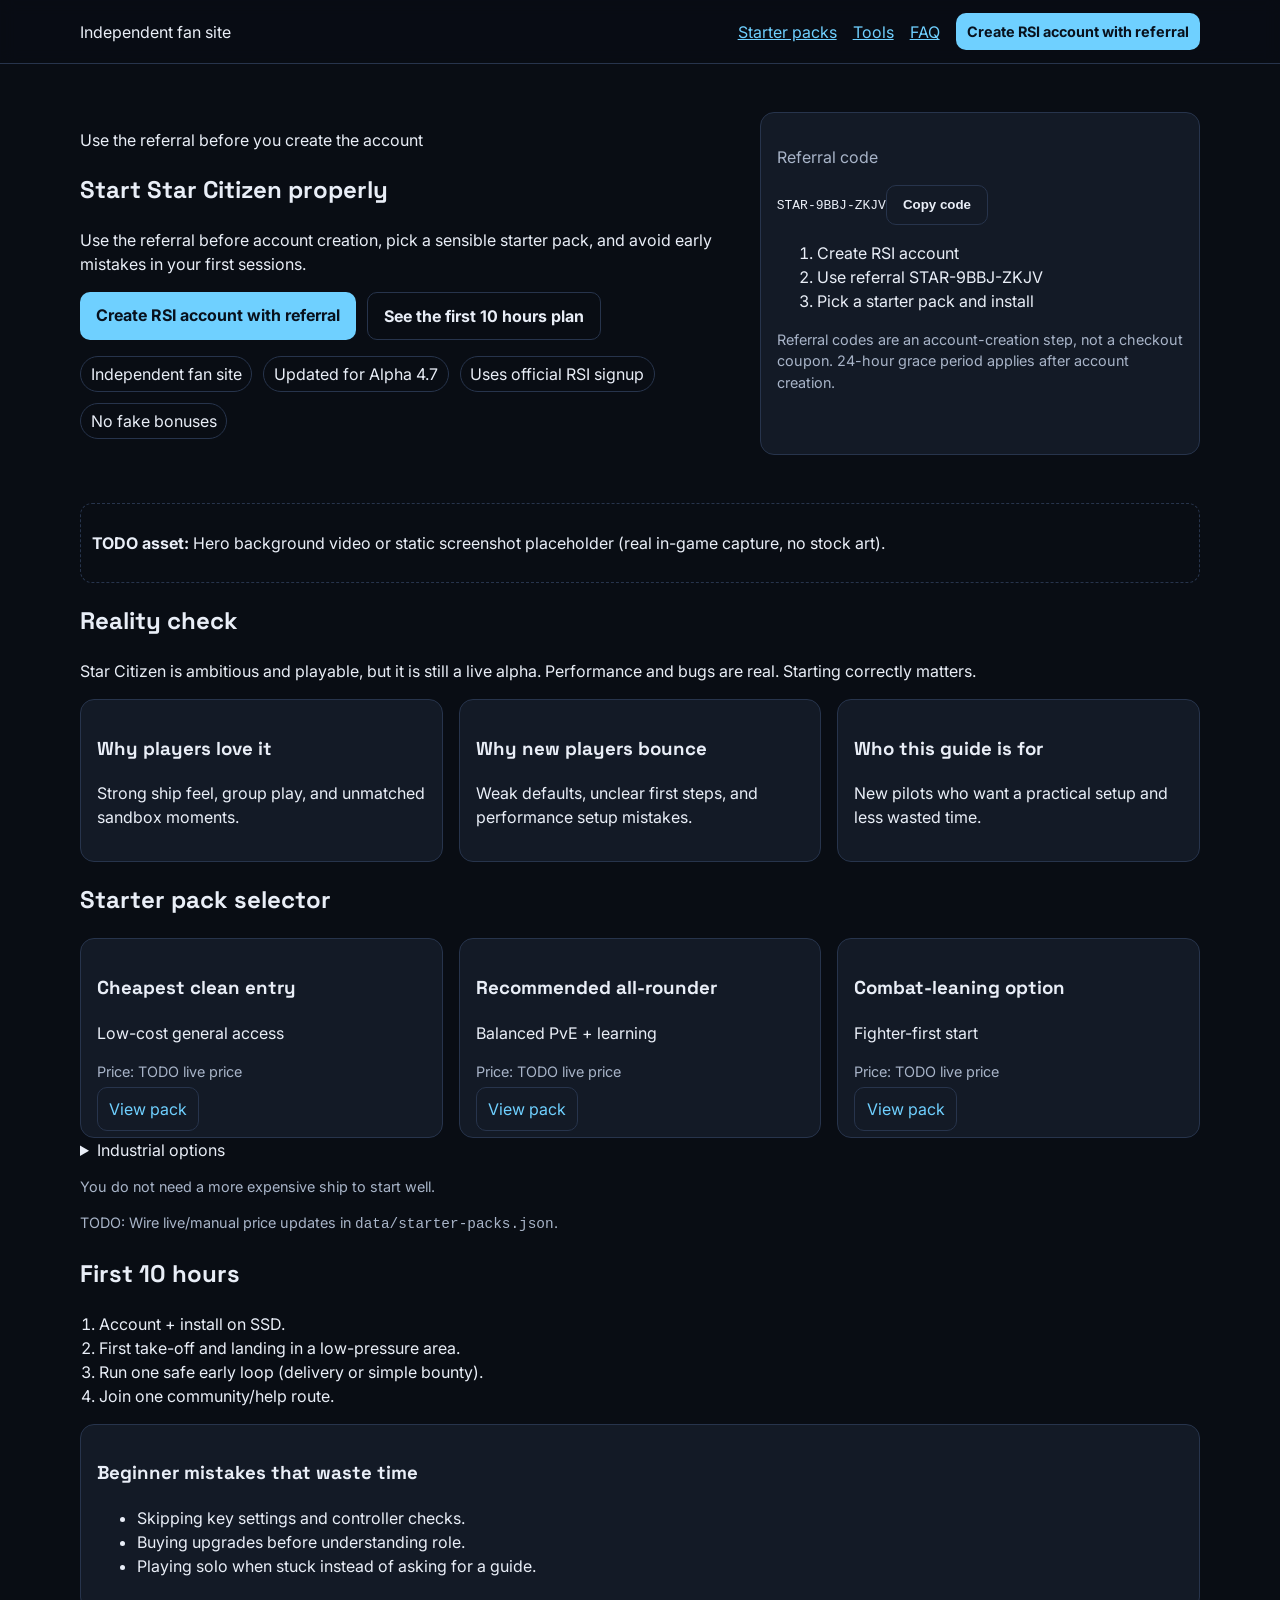
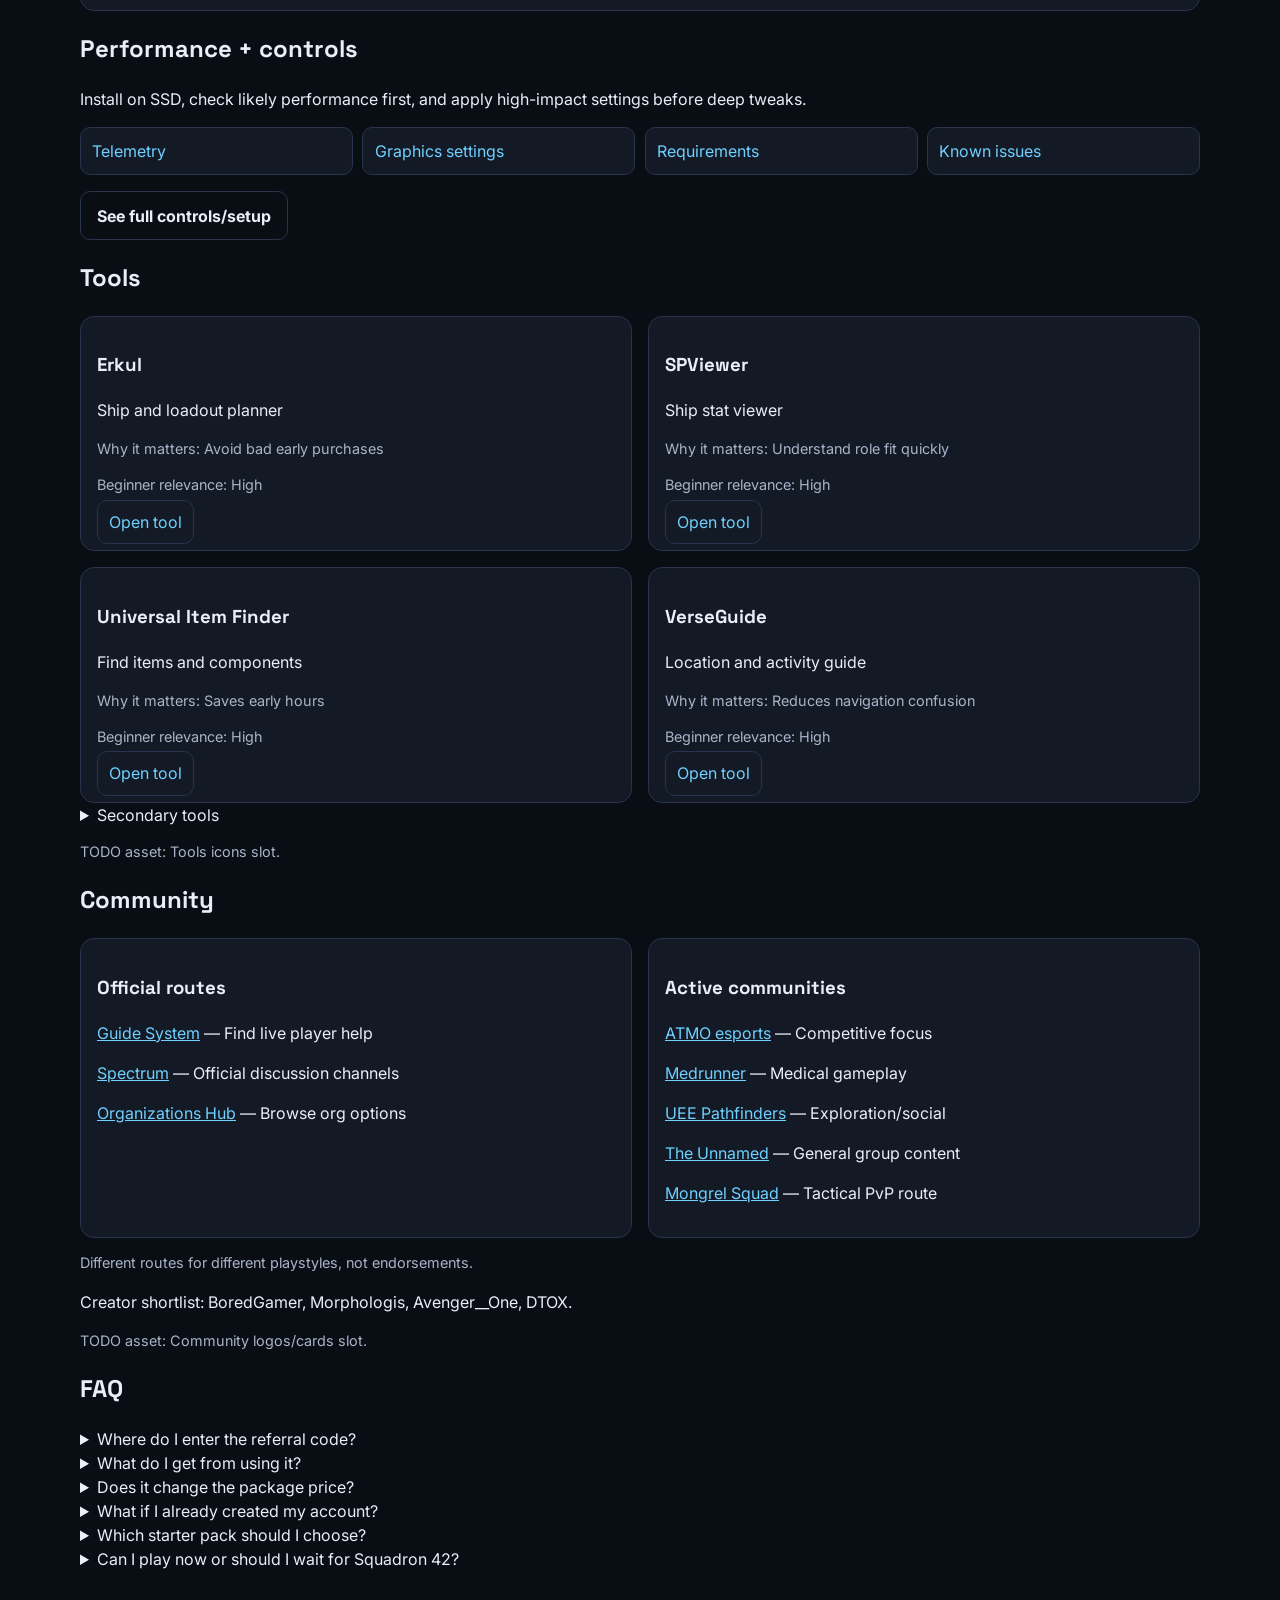
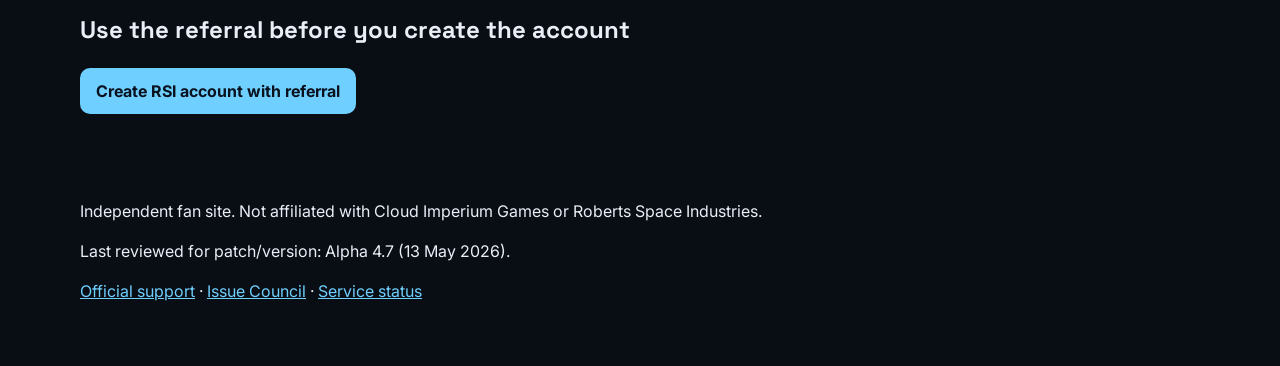
<file: index.html>
<!doctype html>
<html lang="en-GB">
<head>
  <meta charset="UTF-8" />
  <meta name="viewport" content="width=device-width, initial-scale=1" />
  <title>Start Star Citizen properly | Referral + New Player Quick Start</title>
  <meta name="description" content="Practical Star Citizen beginner quick start: use referral code STAR-9BBJ-ZKJV before account creation, choose sensible starter packs, improve performance, and avoid common early mistakes." />
  <meta name="keywords" content="Star Citizen referral code, STAR-9BBJ-ZKJV, Star Citizen beginner quick start, starter packs, Star Citizen performance" />
  <meta property="og:type" content="website" />
  <meta property="og:title" content="Start Star Citizen properly" />
  <meta property="og:description" content="Use the referral before account creation, pick a sensible starter pack, and avoid common early mistakes." />
  <meta property="og:url" content="https://example.com/" />
  <meta property="og:image" content="assets/placeholders/og-cover.jpg" />
  <meta name="twitter:card" content="summary_large_image" />
  <meta name="twitter:title" content="Start Star Citizen properly" />
  <meta name="twitter:description" content="Practical referral, starter pack, and first 10 hours guidance for new pilots." />
  <link rel="preconnect" href="https://fonts.googleapis.com" />
  <link rel="preconnect" href="https://fonts.gstatic.com" crossorigin />
  <link href="https://fonts.googleapis.com/css2?family=Inter:wght@400;500;600;700&family=Space+Grotesk:wght@600;700&display=swap" rel="stylesheet" />
  <link rel="stylesheet" href="styles.css" />
</head>
<body>
<a class="skip-link" href="#main">Skip to content</a>
<header class="header"><nav class="container nav"><a class="brand" href="/">Independent fan site</a><div class="nav-links"><a href="#starter-packs">Starter packs</a><a href="#tools">Tools</a><a href="#faq">FAQ</a><a class="btn btn-sm sticky-cta" data-event="hero_cta" href="https://robertsspaceindustries.com/enlist?referral=STAR-9BBJ-ZKJV" target="_blank" rel="noopener">Create RSI account with referral</a></div></nav></header>
<main id="main">
<section class="hero container" aria-label="Hero"><div><p class="kicker">Use the referral before you create the account</p><h1>Start Star Citizen properly</h1><p>Use the referral before account creation, pick a sensible starter pack, and avoid early mistakes in your first sessions.</p><div class="cta-row"><a class="btn" data-event="hero_cta" href="https://robertsspaceindustries.com/enlist?referral=STAR-9BBJ-ZKJV" target="_blank" rel="noopener">Create RSI account with referral</a><a class="btn btn-ghost" href="#first-10-hours">See the first 10 hours plan</a></div><ul class="trust-strip"><li>Independent fan site</li><li>Updated for Alpha 4.7</li><li>Uses official RSI signup</li><li>No fake bonuses</li></ul></div><aside class="card"><p class="muted">Referral code</p><code id="referralCode">STAR-9BBJ-ZKJV</code><button class="btn btn-ghost" id="copyReferral" data-event="referral_copied">Copy code</button><ol><li>Create RSI account</li><li>Use referral STAR-9BBJ-ZKJV</li><li>Pick a starter pack and install</li></ol><p class="small">Referral codes are an account-creation step, not a checkout coupon. 24-hour grace period applies after account creation.</p></aside></section>
<section class="placeholder container"><p><strong>TODO asset:</strong> Hero background video or static screenshot placeholder (real in-game capture, no stock art).</p></section>
<section class="container"><h2>Reality check</h2><p>Star Citizen is ambitious and playable, but it is still a live alpha. Performance and bugs are real. Starting correctly matters.</p><div class="grid3"><article class="card"><h3>Why players love it</h3><p>Strong ship feel, group play, and unmatched sandbox moments.</p></article><article class="card"><h3>Why new players bounce</h3><p>Weak defaults, unclear first steps, and performance setup mistakes.</p></article><article class="card"><h3>Who this guide is for</h3><p>New pilots who want a practical setup and less wasted time.</p></article></div></section>
<section class="container" id="starter-packs"><h2>Starter pack selector</h2><div id="starterCards" class="grid3"></div><details><summary>Industrial options</summary><div id="industrialCards" class="grid3"></div></details><p class="small">You do not need a more expensive ship to start well.</p><p class="small">TODO: Wire live/manual price updates in <code>data/starter-packs.json</code>.</p></section>
<section class="container" id="first-10-hours"><h2>First 10 hours</h2><ol class="steps"><li>Account + install on SSD.</li><li>First take-off and landing in a low-pressure area.</li><li>Run one safe early loop (delivery or simple bounty).</li><li>Join one community/help route.</li></ol><div class="card"><h3>Beginner mistakes that waste time</h3><ul><li>Skipping key settings and controller checks.</li><li>Buying upgrades before understanding role.</li><li>Playing solo when stuck instead of asking for a guide.</li></ul></div></section>
<section class="container"><h2>Performance + controls</h2><p>Install on SSD, check likely performance first, and apply high-impact settings before deep tweaks.</p><div class="link-grid"><a href="/performance">Telemetry</a><a href="/performance">Graphics settings</a><a href="/performance">Requirements</a><a href="/performance">Known issues</a></div><p><a class="btn btn-ghost" href="/performance">See full controls/setup</a></p></section>
<section class="container" id="tools"><h2>Tools</h2><div id="primaryTools" class="grid2"></div><details><summary>Secondary tools</summary><div id="secondaryTools" class="grid2"></div></details><p class="small">TODO asset: Tools icons slot.</p></section>
<section class="container" id="community"><h2>Community</h2><div id="communityGroups" class="grid2"></div><p class="small">Different routes for different playstyles, not endorsements.</p><p>Creator shortlist: BoredGamer, Morphologis, Avenger__One, DTOX.</p><p class="small">TODO asset: Community logos/cards slot.</p></section>
<section class="container" id="faq"><h2>FAQ</h2><div id="faqList"></div></section>
<section class="container final"><h2>Use the referral before you create the account</h2><p><a class="btn" data-event="final_cta" href="https://robertsspaceindustries.com/enlist?referral=STAR-9BBJ-ZKJV" target="_blank" rel="noopener">Create RSI account with referral</a></p></section>
</main>
<footer class="container footer"><p>Independent fan site. Not affiliated with Cloud Imperium Games or Roberts Space Industries.</p><p>Last reviewed for patch/version: Alpha 4.7 (13 May 2026).</p><p><a href="https://support.robertsspaceindustries.com/" target="_blank" rel="noopener">Official support</a> · <a href="https://issue-council.robertsspaceindustries.com/" target="_blank" rel="noopener">Issue Council</a> · <a href="https://status.robertsspaceindustries.com/" target="_blank" rel="noopener">Service status</a></p></footer>
<div id="toast" role="status" aria-live="polite"></div>
<script type="application/ld+json" id="faqSchema"></script>
<script src="app.js" defer></script>
</body></html>
</file>
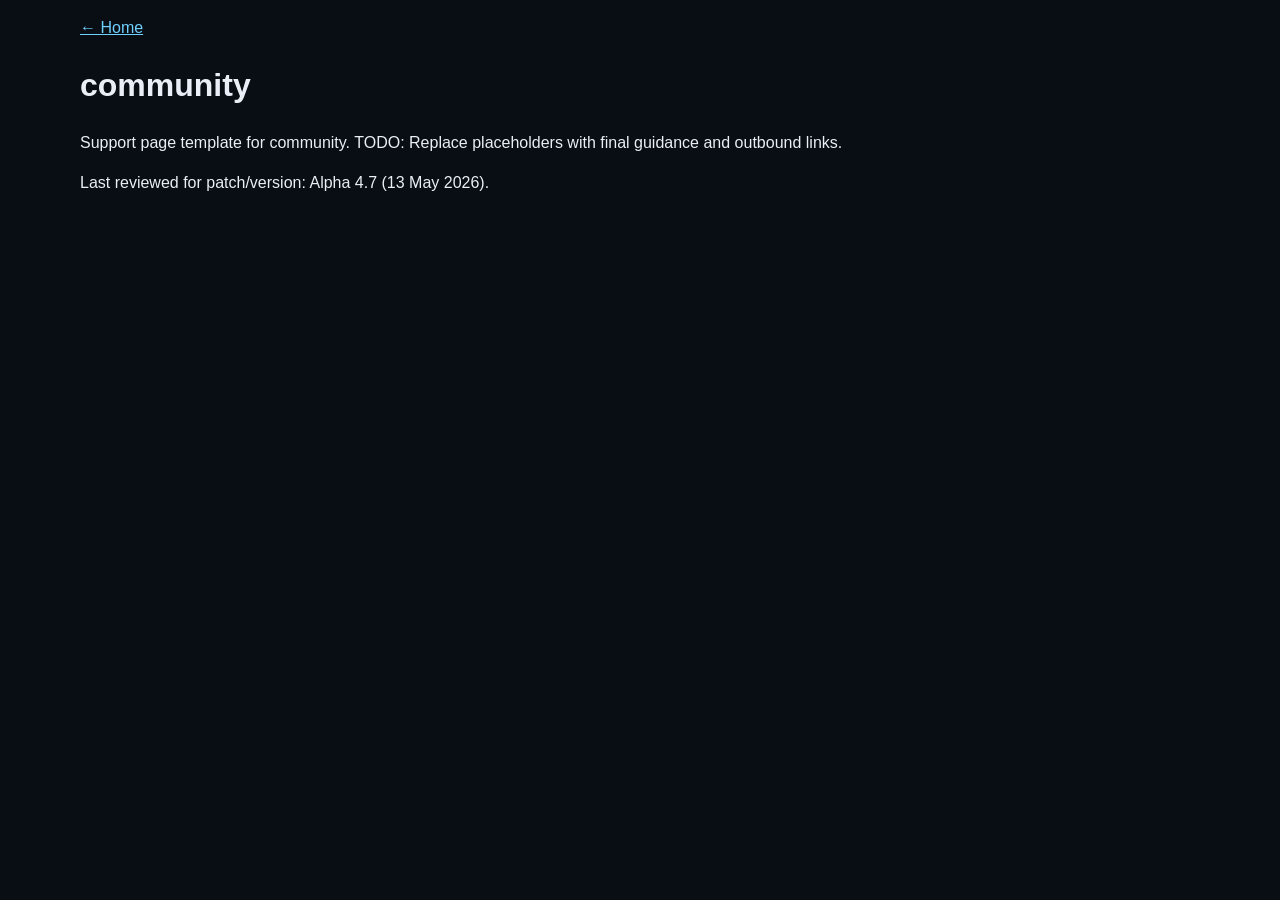
<file: community/index.html>
<!doctype html><html lang='en-GB'><head><meta charset='UTF-8'><meta name='viewport' content='width=device-width, initial-scale=1'><title>community | Start Star Citizen properly</title><link rel='stylesheet' href='/styles.css'></head><body><main class='container'><p><a href='/'>← Home</a></p><h1>community</h1><p>Support page template for community. TODO: Replace placeholders with final guidance and outbound links.</p><p>Last reviewed for patch/version: Alpha 4.7 (13 May 2026).</p></main></body></html>
</file>
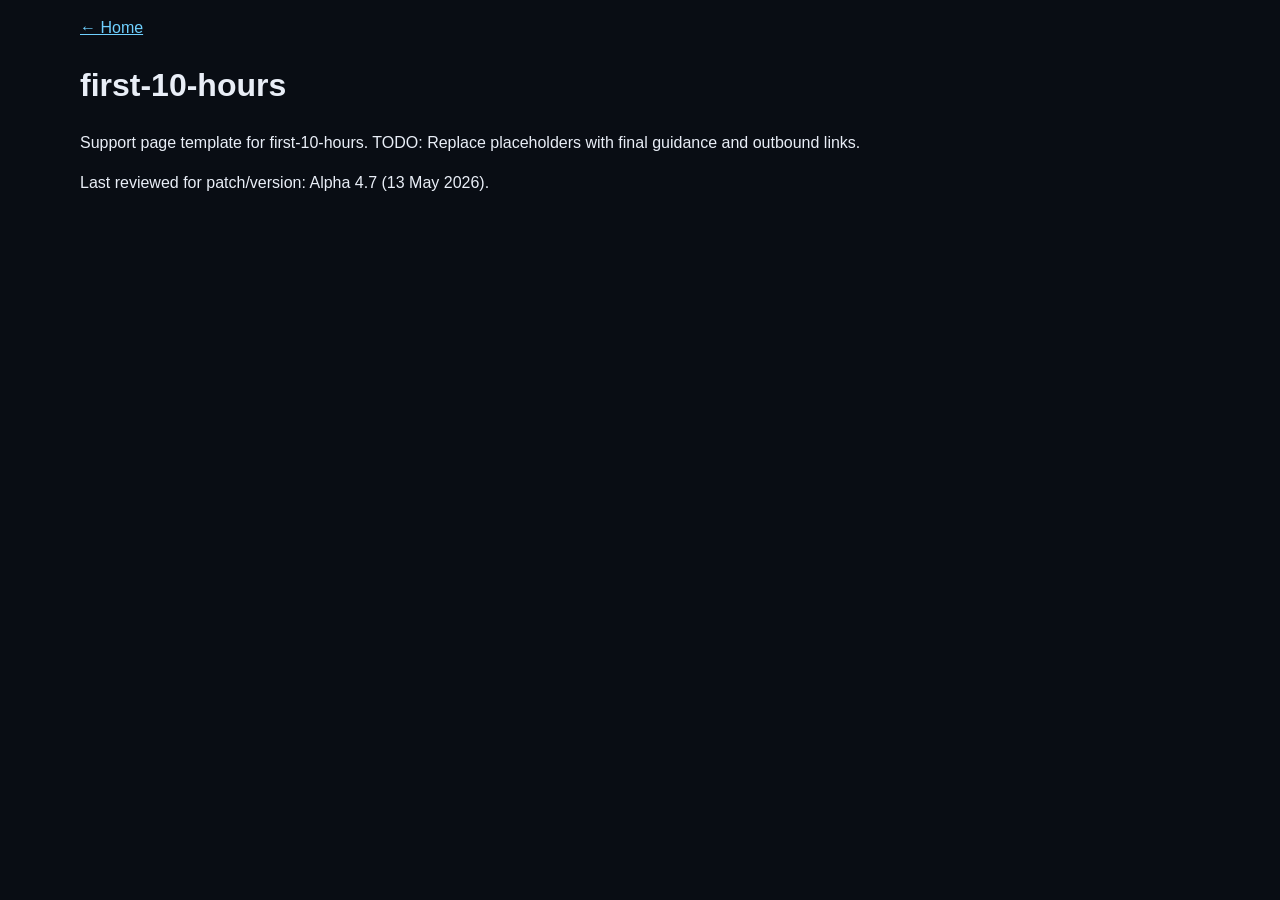
<file: first-10-hours/index.html>
<!doctype html><html lang='en-GB'><head><meta charset='UTF-8'><meta name='viewport' content='width=device-width, initial-scale=1'><title>first-10-hours | Start Star Citizen properly</title><link rel='stylesheet' href='/styles.css'></head><body><main class='container'><p><a href='/'>← Home</a></p><h1>first-10-hours</h1><p>Support page template for first-10-hours. TODO: Replace placeholders with final guidance and outbound links.</p><p>Last reviewed for patch/version: Alpha 4.7 (13 May 2026).</p></main></body></html>
</file>
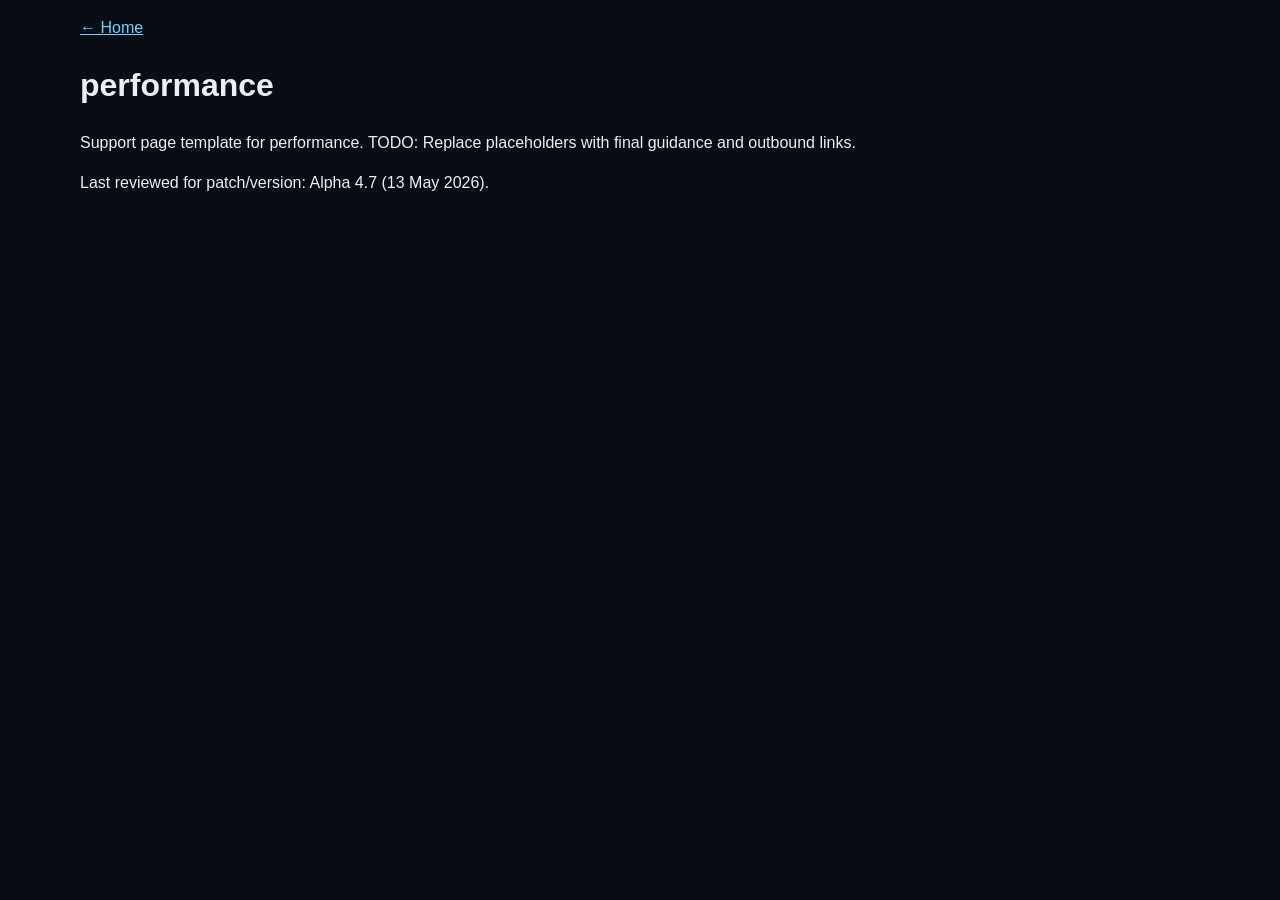
<file: performance/index.html>
<!doctype html><html lang='en-GB'><head><meta charset='UTF-8'><meta name='viewport' content='width=device-width, initial-scale=1'><title>performance | Start Star Citizen properly</title><link rel='stylesheet' href='/styles.css'></head><body><main class='container'><p><a href='/'>← Home</a></p><h1>performance</h1><p>Support page template for performance. TODO: Replace placeholders with final guidance and outbound links.</p><p>Last reviewed for patch/version: Alpha 4.7 (13 May 2026).</p></main></body></html>
</file>
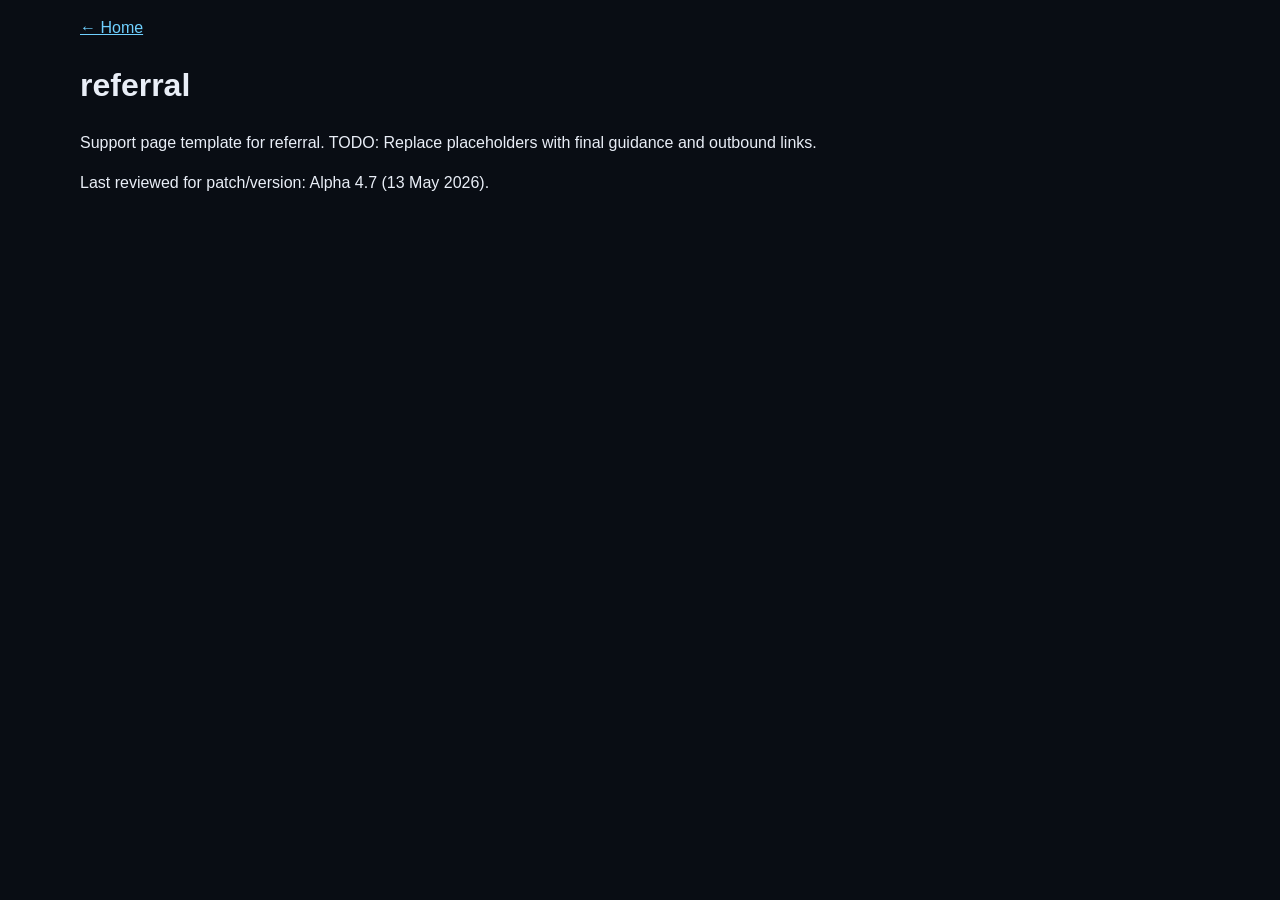
<file: referral/index.html>
<!doctype html><html lang='en-GB'><head><meta charset='UTF-8'><meta name='viewport' content='width=device-width, initial-scale=1'><title>referral | Start Star Citizen properly</title><link rel='stylesheet' href='/styles.css'></head><body><main class='container'><p><a href='/'>← Home</a></p><h1>referral</h1><p>Support page template for referral. TODO: Replace placeholders with final guidance and outbound links.</p><p>Last reviewed for patch/version: Alpha 4.7 (13 May 2026).</p></main></body></html>
</file>
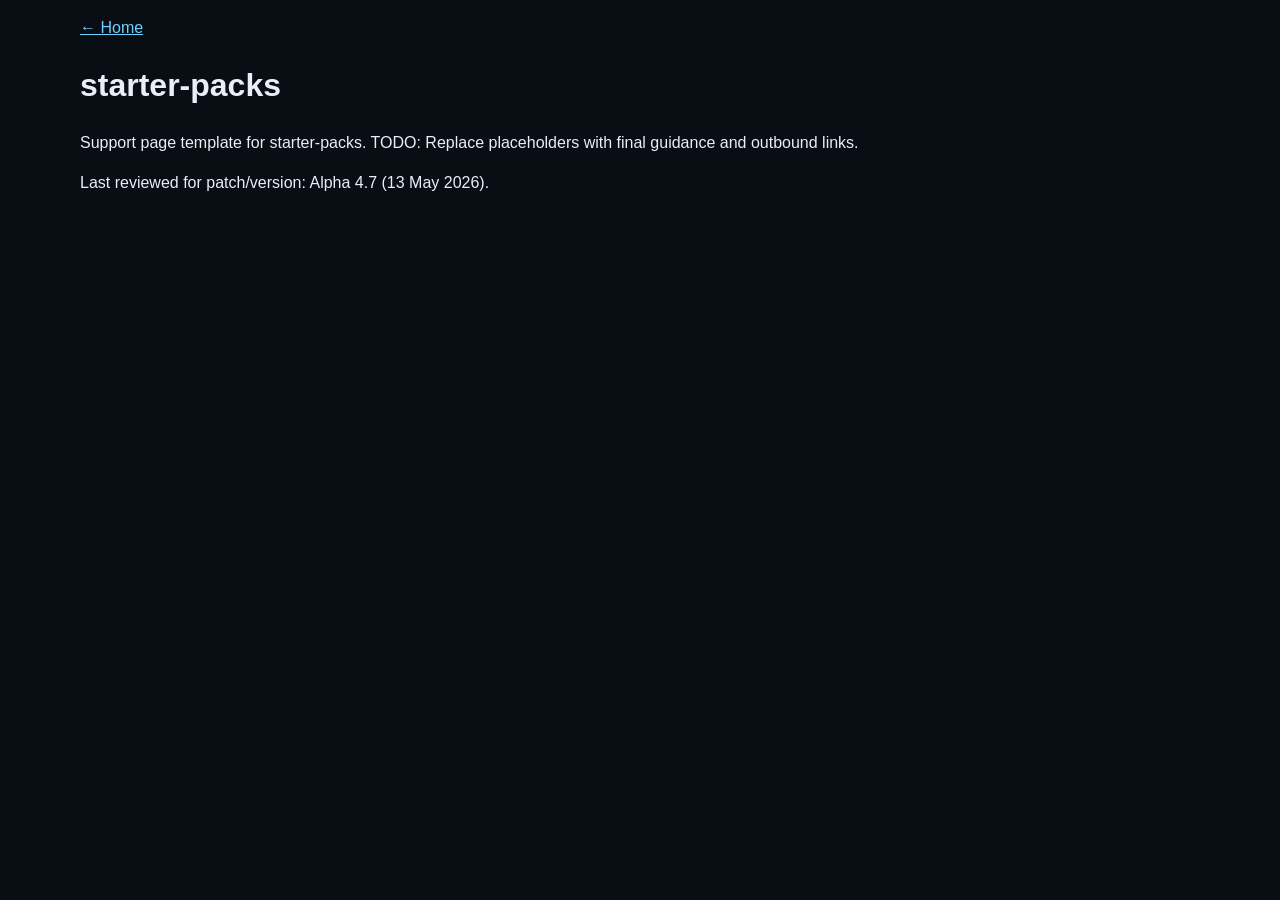
<file: starter-packs/index.html>
<!doctype html><html lang='en-GB'><head><meta charset='UTF-8'><meta name='viewport' content='width=device-width, initial-scale=1'><title>starter-packs | Start Star Citizen properly</title><link rel='stylesheet' href='/styles.css'></head><body><main class='container'><p><a href='/'>← Home</a></p><h1>starter-packs</h1><p>Support page template for starter-packs. TODO: Replace placeholders with final guidance and outbound links.</p><p>Last reviewed for patch/version: Alpha 4.7 (13 May 2026).</p></main></body></html>
</file>
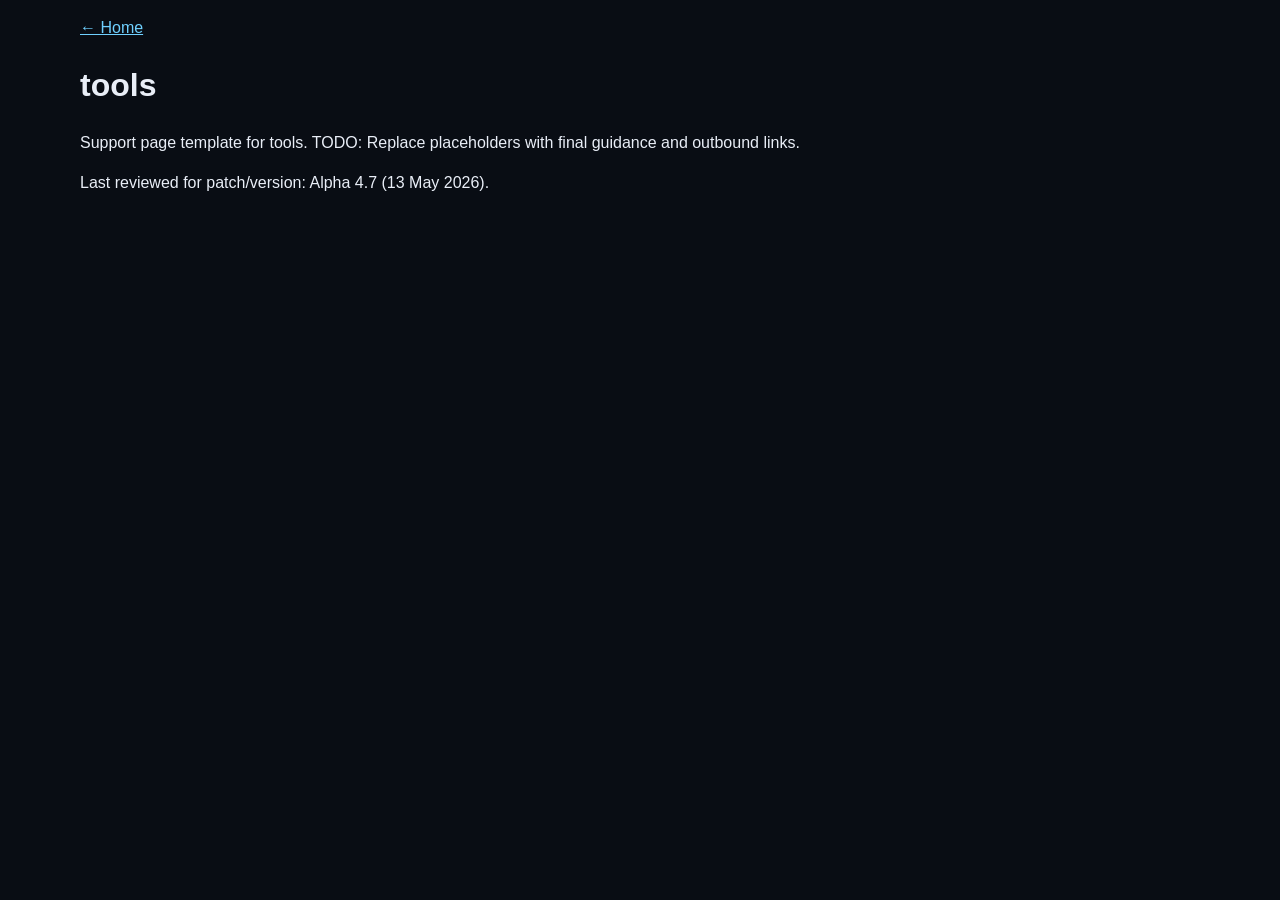
<file: tools/index.html>
<!doctype html><html lang='en-GB'><head><meta charset='UTF-8'><meta name='viewport' content='width=device-width, initial-scale=1'><title>tools | Start Star Citizen properly</title><link rel='stylesheet' href='/styles.css'></head><body><main class='container'><p><a href='/'>← Home</a></p><h1>tools</h1><p>Support page template for tools. TODO: Replace placeholders with final guidance and outbound links.</p><p>Last reviewed for patch/version: Alpha 4.7 (13 May 2026).</p></main></body></html>
</file>
<file: styles.css>
:root{--bg:#090d14;--panel:#131a26;--text:#e9eef7;--muted:#a8b4c8;--line:#27344c;--accent:#6fd0ff}*{box-sizing:border-box}html{scroll-behavior:smooth}body{margin:0;font-family:Inter,sans-serif;line-height:1.5;background:var(--bg);color:var(--text)}h1,h2,h3{font-family:"Space Grotesk",sans-serif}a{color:var(--accent)}.container{width:min(1120px,92%);margin:auto}.header{position:sticky;top:0;background:rgba(9,13,20,.9);backdrop-filter:blur(8px);border-bottom:1px solid var(--line)}.nav{display:flex;justify-content:space-between;align-items:center;padding:.8rem 0;gap:1rem}.nav-links{display:flex;gap:1rem;align-items:center;flex-wrap:wrap}.brand{text-decoration:none;color:var(--text)}.hero{display:grid;grid-template-columns:1.5fr 1fr;gap:1.2rem;padding:3rem 0}.card{background:var(--panel);border:1px solid var(--line);border-radius:14px;padding:1rem}.btn{display:inline-block;background:var(--accent);color:#08111d;padding:.7rem 1rem;border-radius:10px;text-decoration:none;font-weight:700;border:none;cursor:pointer}.btn-ghost{background:transparent;color:var(--text);border:1px solid var(--line)}.btn-sm{padding:.5rem .7rem;font-size:.9rem}.cta-row{display:flex;gap:.7rem;flex-wrap:wrap}.trust-strip{display:flex;gap:.7rem;flex-wrap:wrap;padding:0;list-style:none}.trust-strip li{padding:.3rem .6rem;border:1px solid var(--line);border-radius:999px}.grid3{display:grid;grid-template-columns:repeat(3,1fr);gap:1rem}.grid2{display:grid;grid-template-columns:repeat(2,1fr);gap:1rem}.steps{padding-left:1.2rem}.link-grid{display:grid;grid-template-columns:repeat(4,1fr);gap:.6rem}.link-grid a,.tool-link{background:var(--panel);border:1px solid var(--line);padding:.7rem;border-radius:10px;text-decoration:none}.muted,.small{color:var(--muted)}.small{font-size:.9rem}.placeholder{border:1px dashed var(--line);border-radius:12px;padding:.7rem;margin-bottom:1rem}#toast{position:fixed;bottom:1rem;right:1rem;background:#172235;padding:.6rem .8rem;border-radius:8px;opacity:0;transform:translateY(12px);transition:.2s}#toast.show{opacity:1;transform:translateY(0)}.skip-link{position:absolute;left:-9999px}.skip-link:focus{left:1rem;top:1rem;background:#fff;color:#000;padding:.4rem}.footer{padding:2rem 0 3rem}.final{padding:1.3rem 0}
@media (max-width:900px){.hero,.grid3,.grid2,.link-grid{grid-template-columns:1fr}.sticky-cta{width:100%;text-align:center}}
</file>
